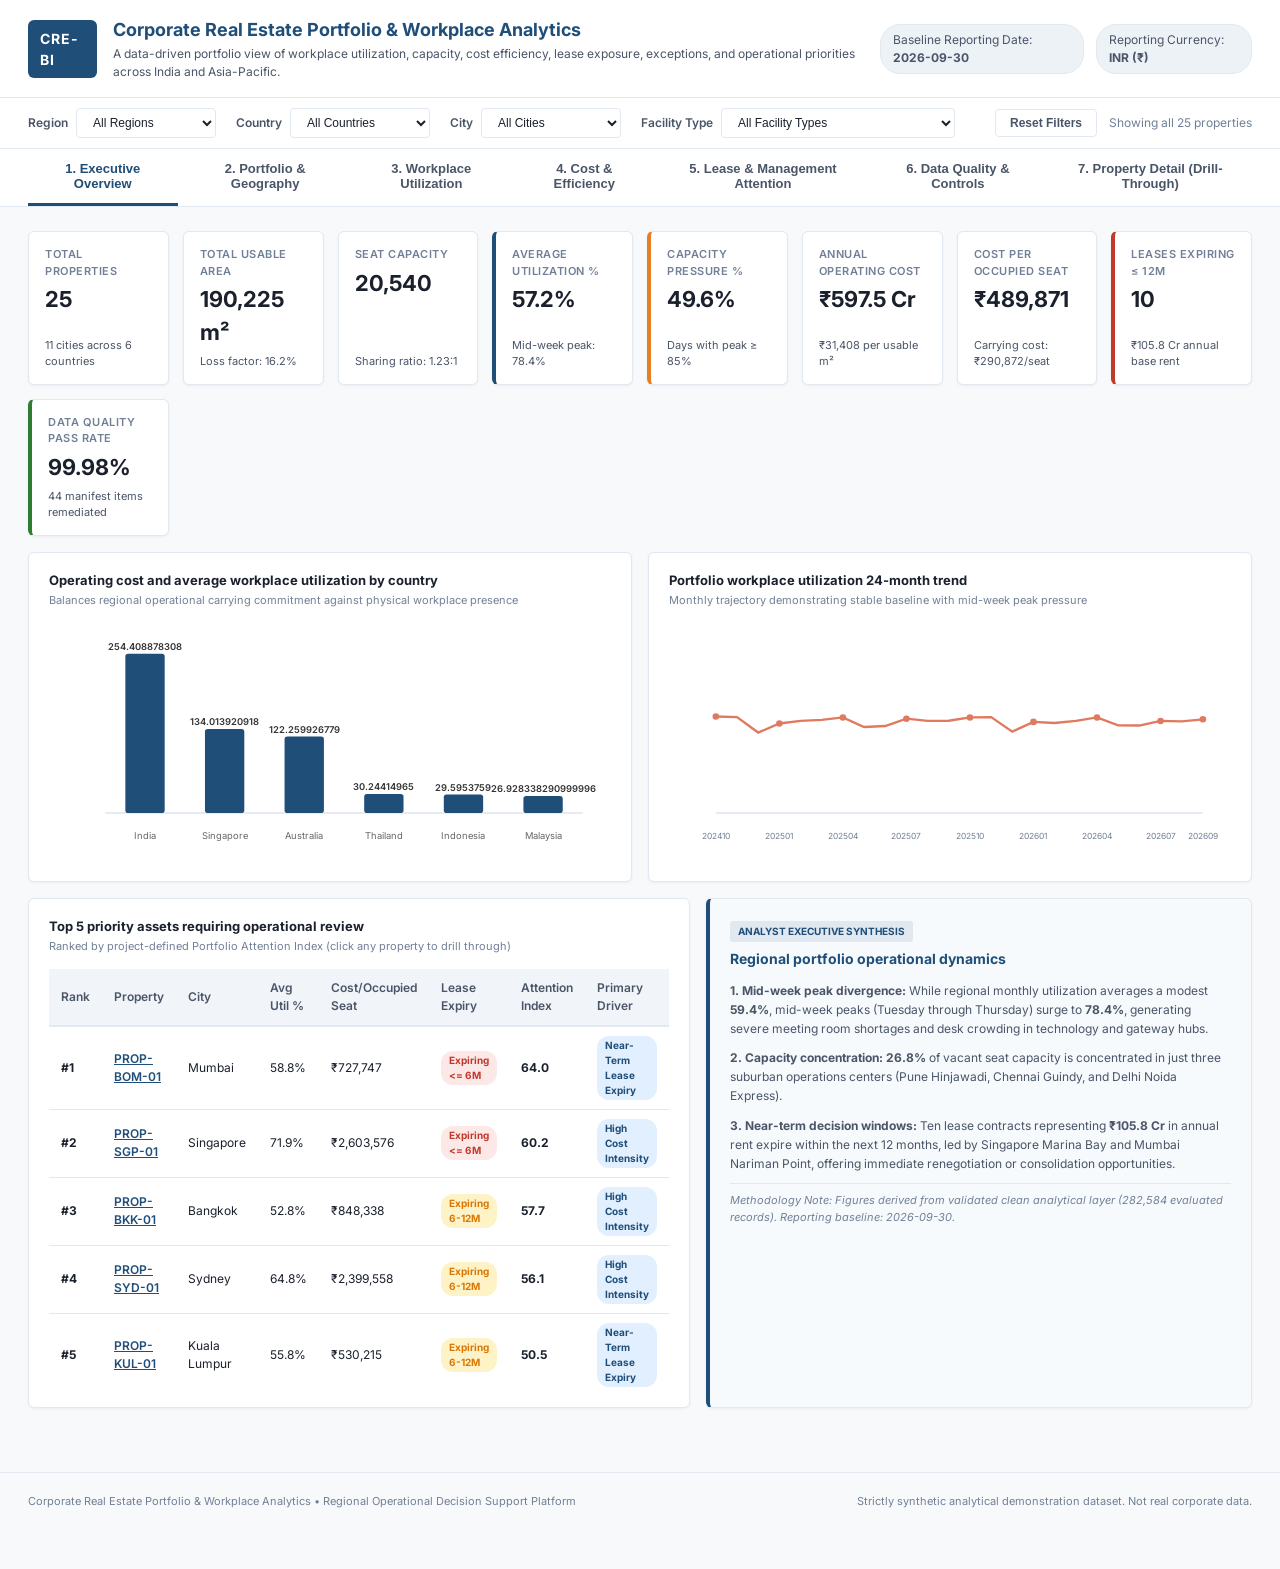
<file: index.html>
<!DOCTYPE html>
<html lang="en">
<head>
  <meta charset="UTF-8">
  <meta name="viewport" content="width=device-width, initial-scale=1.0">
  <title>Corporate Real Estate Portfolio & Workplace Analytics | Management Dashboard</title>
  <link rel="stylesheet" href="style.css">
  <link rel="preconnect" href="https://fonts.googleapis.com">
  <link rel="preconnect" href="https://fonts.gstatic.com" crossorigin>
  <link href="https://fonts.googleapis.com/css2?family=Inter:wght@400;500;600;700&display=swap" rel="stylesheet">
</head>
<body>
  <!-- Header -->
  <header class="app-header">
    <div class="header-left">
      <div class="logo-badge">CRE-BI</div>
      <div>
        <h1 class="header-title">Corporate Real Estate Portfolio & Workplace Analytics</h1>
        <p class="header-subtitle">A data-driven portfolio view of workplace utilization, capacity, cost efficiency, lease exposure, exceptions, and operational priorities across India and Asia-Pacific.</p>
      </div>
    </div>
    <div class="header-right">
      <div class="reporting-pill">Baseline Reporting Date: <strong>2026-09-30</strong></div>
      <div class="currency-pill">Reporting Currency: <strong>INR (₹)</strong></div>
    </div>
  </header>

  <!-- Global Filter Slicer Bar -->
  <section class="filter-bar">
    <div class="filter-group">
      <label for="filter-region">Region</label>
      <select id="filter-region" class="slicer-select">
        <option value="ALL">All Regions</option>
        <option value="India">India</option>
        <option value="Asia-Pacific">Asia-Pacific</option>
      </select>
    </div>
    <div class="filter-group">
      <label for="filter-country">Country</label>
      <select id="filter-country" class="slicer-select">
        <option value="ALL">All Countries</option>
      </select>
    </div>
    <div class="filter-group">
      <label for="filter-city">City</label>
      <select id="filter-city" class="slicer-select">
        <option value="ALL">All Cities</option>
      </select>
    </div>
    <div class="filter-group">
      <label for="filter-facility">Facility Type</label>
      <select id="filter-facility" class="slicer-select">
        <option value="ALL">All Facility Types</option>
      </select>
    </div>
    <div class="filter-actions">
      <button id="btn-reset-filters" class="btn-secondary">Reset Filters</button>
      <span id="active-filter-indicator" class="active-filter-text">Showing all 25 properties</span>
    </div>
  </section>

  <!-- Navigation Tab Bar -->
  <nav class="page-nav">
    <button class="nav-tab active" data-page="page1">1. Executive Overview</button>
    <button class="nav-tab" data-page="page2">2. Portfolio & Geography</button>
    <button class="nav-tab" data-page="page3">3. Workplace Utilization</button>
    <button class="nav-tab" data-page="page4">4. Cost & Efficiency</button>
    <button class="nav-tab" data-page="page5">5. Lease & Management Attention</button>
    <button class="nav-tab" data-page="page6">6. Data Quality & Controls</button>
    <button class="nav-tab" data-page="page7" id="tab-property-detail">7. Property Detail (Drill-Through)</button>
  </nav>

  <!-- Main Content Pages -->
  <main class="dashboard-content">
    
    <!-- PAGE 1: EXECUTIVE OVERVIEW -->
    <section id="page1" class="page-view active">
      <div class="kpi-grid">
        <div class="kpi-card">
          <div class="kpi-label">Total Properties</div>
          <div class="kpi-value" id="kpi-props">25</div>
          <div class="kpi-context">11 cities across 6 countries</div>
        </div>
        <div class="kpi-card">
          <div class="kpi-label">Total Usable Area</div>
          <div class="kpi-value" id="kpi-usable">190,225 m²</div>
          <div class="kpi-context">Loss factor: 16.2%</div>
        </div>
        <div class="kpi-card">
          <div class="kpi-label">Seat Capacity</div>
          <div class="kpi-value" id="kpi-seats">20,540</div>
          <div class="kpi-context">Sharing ratio: 1.23:1</div>
        </div>
        <div class="kpi-card accent-blue">
          <div class="kpi-label">Average Utilization %</div>
          <div class="kpi-value" id="kpi-util">59.4%</div>
          <div class="kpi-context">Mid-week peak: 78.4%</div>
        </div>
        <div class="kpi-card accent-orange">
          <div class="kpi-label">Capacity Pressure %</div>
          <div class="kpi-value" id="kpi-pressure">14.6%</div>
          <div class="kpi-context">Days with peak ≥ 85%</div>
        </div>
        <div class="kpi-card">
          <div class="kpi-label">Annual Operating Cost</div>
          <div class="kpi-value" id="kpi-cost">₹597.5 Cr</div>
          <div class="kpi-context">₹31,408 per usable m²</div>
        </div>
        <div class="kpi-card">
          <div class="kpi-label">Cost per Occupied Seat</div>
          <div class="kpi-value" id="kpi-cost-occ">₹489,850</div>
          <div class="kpi-context">Carrying cost: ₹290,872/seat</div>
        </div>
        <div class="kpi-card accent-red">
          <div class="kpi-label">Leases Expiring ≤ 12M</div>
          <div class="kpi-value" id="kpi-leases">10</div>
          <div class="kpi-context">₹105.8 Cr annual base rent</div>
        </div>
        <div class="kpi-card accent-green">
          <div class="kpi-label">Data Quality Pass Rate</div>
          <div class="kpi-value" id="kpi-dq">99.98%</div>
          <div class="kpi-context">44 manifest items remediated</div>
        </div>
      </div>

      <div class="grid-2col mt-4">
        <div class="panel">
          <div class="panel-header">
            <div>
              <h2 class="panel-title">Operating cost and average workplace utilization by country</h2>
              <p class="panel-subtitle">Balances regional operational carrying commitment against physical workplace presence</p>
            </div>
          </div>
          <div class="chart-box" id="chart-p1-country"></div>
        </div>
        <div class="panel">
          <div class="panel-header">
            <div>
              <h2 class="panel-title">Portfolio workplace utilization 24-month trend</h2>
              <p class="panel-subtitle">Monthly trajectory demonstrating stable baseline with mid-week peak pressure</p>
            </div>
          </div>
          <div class="chart-box" id="chart-p1-trend"></div>
        </div>
      </div>

      <div class="grid-2col mt-4">
        <div class="panel">
          <div class="panel-header">
            <div>
              <h2 class="panel-title">Top 5 priority assets requiring operational review</h2>
              <p class="panel-subtitle">Ranked by project-defined Portfolio Attention Index (click any property to drill through)</p>
            </div>
          </div>
          <div class="table-responsive">
            <table class="data-table" id="table-p1-attention">
              <thead>
                <tr>
                  <th>Rank</th>
                  <th>Property</th>
                  <th>City</th>
                  <th>Avg Util %</th>
                  <th>Cost/Occupied Seat</th>
                  <th>Lease Expiry</th>
                  <th>Attention Index</th>
                  <th>Primary Driver</th>
                </tr>
              </thead>
              <tbody></tbody>
            </table>
          </div>
        </div>
        <div class="panel analyst-callout">
          <div class="callout-header">
            <span class="callout-tag">Analyst Executive Synthesis</span>
            <h3 class="callout-title">Regional portfolio operational dynamics</h3>
          </div>
          <p class="callout-body">
            <strong>1. Mid-week peak divergence:</strong> While regional monthly utilization averages a modest <strong>59.4%</strong>, mid-week peaks (Tuesday through Thursday) surge to <strong>78.4%</strong>, generating severe meeting room shortages and desk crowding in technology and gateway hubs.
          </p>
          <p class="callout-body">
            <strong>2. Capacity concentration:</strong> <strong>26.8%</strong> of vacant seat capacity is concentrated in just three suburban operations centers (Pune Hinjawadi, Chennai Guindy, and Delhi Noida Express).
          </p>
          <p class="callout-body">
            <strong>3. Near-term decision windows:</strong> Ten lease contracts representing <strong>₹105.8 Cr</strong> in annual rent expire within the next 12 months, led by Singapore Marina Bay and Mumbai Nariman Point, offering immediate renegotiation or consolidation opportunities.
          </p>
          <p class="callout-note">
            <em>Methodology Note: Figures derived from validated clean analytical layer (282,584 evaluated records). Reporting baseline: 2026-09-30.</em>
          </p>
        </div>
      </div>
    </section>

    <!-- PAGE 2: PORTFOLIO & GEOGRAPHY -->
    <section id="page2" class="page-view">
      <div class="section-intro">
        <h2 class="section-title">Portfolio & Geography Distribution</h2>
        <p class="section-description">Hierarchical analysis of physical space, desk capacity, and headcount distribution across 11 metropolitan markets.</p>
      </div>

      <div class="grid-2col mt-3">
        <div class="panel">
          <div class="panel-header">
            <div>
              <h2 class="panel-title">Usable area (m²) and seat capacity by country</h2>
              <p class="panel-subtitle">India accounts for 73.1% of portfolio capacity; APAC represents 26.9% across 5 hub markets</p>
            </div>
          </div>
          <div class="chart-box" id="chart-p2-geo-bars"></div>
        </div>
        <div class="panel">
          <div class="panel-header">
            <div>
              <h2 class="panel-title">Workplace density (m²/seat) and average utilization by city</h2>
              <p class="panel-subtitle">Bengaluru and Hyderabad exhibit efficient density (~9.0 m²/seat) with above-average utilization</p>
            </div>
          </div>
          <div class="chart-box" id="chart-p2-density"></div>
        </div>
      </div>

      <div class="panel mt-4">
        <div class="panel-header">
          <div>
            <h2 class="panel-title">Metropolitan market register & property capacity ranking</h2>
            <p class="panel-subtitle">Property master inventory and physical capacity ranking (select any property to drill through)</p>
          </div>
        </div>
        <div class="table-responsive">
          <table class="data-table" id="table-p2-properties">
            <thead>
              <tr>
                <th>Property Code</th>
                <th>Property Name</th>
                <th>Country</th>
                <th>City</th>
                <th>Facility Type</th>
                <th>Ownership</th>
                <th>Usable Area (m²)</th>
                <th>Capacity (Seats)</th>
                <th>Assigned HC</th>
                <th>Density (m²/seat)</th>
                <th>Sharing Ratio</th>
                <th>Avg Util %</th>
              </tr>
            </thead>
            <tbody></tbody>
          </table>
        </div>
      </div>
    </section>

    <!-- PAGE 3: WORKPLACE UTILIZATION -->
    <section id="page3" class="page-view">
      <div class="section-intro">
        <h2 class="section-title">Workplace Utilization & Capacity Pressure</h2>
        <p class="section-description">Empirical evaluation of daily workplace presence, day-of-week occupancy curves, and capacity bottleneck friction.</p>
      </div>

      <div class="grid-2col mt-3">
        <div class="panel">
          <div class="panel-header">
            <div>
              <h2 class="panel-title">Signature Visual: Workplace Pressure Matrix</h2>
              <p class="panel-subtitle">X-axis: Average Utilization (Benchmark 55%) | Y-axis: Peak Utilization (Benchmark 80%) | Bubble: Usable Area</p>
            </div>
          </div>
          <div class="chart-box" id="chart-p3-matrix"></div>
          <div class="matrix-legend">
            <span class="legend-chip blue">Underutilized (&lt;55% avg, &lt;80% peak)</span>
            <span class="legend-chip orange">Peak-sensitive (&lt;55% avg, ≥80% peak)</span>
            <span class="legend-chip green">Consistently active (≥55% avg, &lt;80% peak)</span>
            <span class="legend-chip red">Capacity-constrained (≥55% avg, ≥80% peak)</span>
          </div>
        </div>
        <div class="panel">
          <div class="panel-header">
            <div>
              <h2 class="panel-title">Weekday utilization & peak profile across portfolio</h2>
              <p class="panel-subtitle">Highlights the mid-week collaborative peak (Wed: 74.2% avg, 89.1% peak) versus Friday drop (37.2%)</p>
            </div>
          </div>
          <div class="chart-box" id="chart-p3-weekday"></div>
          <div class="analyst-note-box mt-3">
            <strong>Analyst Takeaway:</strong> High Friday remote-work flexibility masks acute mid-week space pressure. Evaluating real estate purely on full-week averages leads to ill-advised footprint cuts that create severe Tuesday-Thursday desk deficits.
          </div>
        </div>
      </div>

      <div class="panel mt-4">
        <div class="panel-header">
          <div>
            <h2 class="panel-title">Capacity pressure analysis: Days operating above 85% choke point</h2>
            <p class="panel-subtitle">Properties sorted by frequency of peak capacity pressure events</p>
          </div>
        </div>
        <div class="table-responsive">
          <table class="data-table" id="table-p3-pressure">
            <thead>
              <tr>
                <th>Property Code</th>
                <th>Property Name</th>
                <th>City</th>
                <th>Facility Type</th>
                <th>Capacity</th>
                <th>Avg Utilization %</th>
                <th>Peak Utilization %</th>
                <th>Days in Pressure (≥85%)</th>
                <th>Capacity Pressure %</th>
                <th>Pressure Status</th>
              </tr>
            </thead>
            <tbody></tbody>
          </table>
        </div>
      </div>
    </section>

    <!-- PAGE 4: COST & EFFICIENCY -->
    <section id="page4" class="page-view">
      <div class="section-intro">
        <h2 class="section-title">Cost & Financial Efficiency</h2>
        <p class="section-description">Economic analysis contrasting fixed spatial carrying liabilities against actual physical utilization to isolate occupancy cost premiums.</p>
      </div>

      <div class="grid-2col mt-3">
        <div class="panel">
          <div class="panel-header">
            <div>
              <h2 class="panel-title">Cost intensity vs. utilization: Cost per occupied seat vs. Average utilization</h2>
              <p class="panel-subtitle">X-axis: Average Utilization % | Y-axis: Annual Cost per Occupied Seat (₹) | Bubble: Seat Capacity</p>
            </div>
          </div>
          <div class="chart-box" id="chart-p4-scatter"></div>
        </div>
        <div class="panel">
          <div class="panel-header">
            <div>
              <h2 class="panel-title">Operating expenditure composition by country (Annualized ₹)</h2>
              <p class="panel-subtitle">Breakdown of gross lease rent, CAM service charge, energy/utilities, facilities, and maintenance</p>
            </div>
          </div>
          <div class="chart-box" id="chart-p4-cost-breakdown"></div>
        </div>
      </div>

      <div class="panel mt-4">
        <div class="panel-header">
          <div>
            <h2 class="panel-title">Occupancy cost efficiency ledger & carrying cost penalty</h2>
            <p class="panel-subtitle">Contrasting cost per provisioned work point against cost per active attendee</p>
          </div>
        </div>
        <div class="table-responsive">
          <table class="data-table" id="table-p4-cost-table">
            <thead>
              <tr>
                <th>Property Code</th>
                <th>Property Name</th>
                <th>City</th>
                <th>Annual Cost (₹ Cr)</th>
                <th>Cost/Usable m²</th>
                <th>Cost/Available Seat</th>
                <th>Cost/Occupied Seat</th>
                <th>Utilization Premium</th>
                <th>Inefficiency Multiplier</th>
              </tr>
            </thead>
            <tbody></tbody>
          </table>
        </div>
      </div>
    </section>

    <!-- PAGE 5: LEASE & MANAGEMENT ATTENTION -->
    <section id="page5" class="page-view">
      <div class="section-intro">
        <h2 class="section-title">Lease Milestones & Management Attention</h2>
        <p class="section-description">Multi-dimensional operational prioritization synthesizing utilization inefficiency, cost drag, lease timing, and data quality.</p>
      </div>

      <div class="grid-2col mt-3">
        <div class="panel">
          <div class="panel-header">
            <div>
              <h2 class="panel-title">Lease expiration distribution by decision horizon</h2>
              <p class="panel-subtitle">Shows concentration of contractual expirations requiring advance strategy</p>
            </div>
          </div>
          <div class="chart-box" id="chart-p5-lease-bars"></div>
        </div>
        <div class="panel">
          <div class="panel-header">
            <div>
              <h2 class="panel-title">Primary attention driver breakdown across portfolio</h2>
              <p class="panel-subtitle">Categorization of what triggers highest operational review priority</p>
            </div>
          </div>
          <div class="chart-box" id="chart-p5-drivers"></div>
        </div>
      </div>

      <div class="panel mt-4">
        <div class="panel-header">
          <div>
            <h2 class="panel-title">Signature Visual: Management Attention Table</h2>
            <p class="panel-subtitle">Ranked by transparent 5-component Portfolio Attention Index (30% util, 20% cost, 20% lease, 15% cap, 15% DQ)</p>
          </div>
        </div>
        <div class="table-responsive">
          <table class="data-table" id="table-p5-attention">
            <thead>
              <tr>
                <th>Rank</th>
                <th>Property Code</th>
                <th>Property Name</th>
                <th>City</th>
                <th>Avg Util %</th>
                <th>Peak Util %</th>
                <th>Cost/Occ Seat</th>
                <th>Lease Horizon</th>
                <th>Attention Index</th>
                <th>Primary Attention Driver</th>
                <th>Action Priority</th>
              </tr>
            </thead>
            <tbody></tbody>
          </table>
        </div>
      </div>
    </section>

    <!-- PAGE 6: DATA QUALITY & CONTROLS -->
    <section id="page6" class="page-view">
      <div class="section-intro">
        <h2 class="section-title">Data Quality & Governance Controls</h2>
        <p class="section-description">Complete auditability proving that management metrics are constructed on verified, cleaned operational data.</p>
      </div>

      <div class="kpi-grid">
        <div class="kpi-card accent-green">
          <div class="kpi-label">Overall Data Quality Pass Rate</div>
          <div class="kpi-value">99.98%</div>
          <div class="kpi-context">282,520 of 282,584 records clean</div>
        </div>
        <div class="kpi-card accent-red">
          <div class="kpi-label">Logged Injected Defects</div>
          <div class="kpi-value">44</div>
          <div class="kpi-context">Tracked in quality manifest</div>
        </div>
        <div class="kpi-card">
          <div class="kpi-label">Critical Severity Exceptions</div>
          <div class="kpi-value">32</div>
          <div class="kpi-context">100% remediated in Clean layer</div>
        </div>
        <div class="kpi-card">
          <div class="kpi-label">Rules Evaluated</div>
          <div class="kpi-value">12 Rules</div>
          <div class="kpi-context">DQ001 to DQ012 covering 6 dimensions</div>
        </div>
      </div>

      <div class="grid-2col mt-4">
        <div class="panel">
          <div class="panel-header">
            <div>
              <h2 class="panel-title">Quality exceptions detected by rule code</h2>
              <p class="panel-subtitle">Automated validation flags across uniqueness, capacity, rate bounds, chronology, and casing</p>
            </div>
          </div>
          <div class="chart-box" id="chart-p6-rules"></div>
        </div>
        <div class="panel">
          <div class="panel-header">
            <div>
              <h2 class="panel-title">Quality exceptions by severity classification</h2>
              <p class="panel-subtitle">All Critical and High defects remediated before loading into Analytical and Power BI models</p>
            </div>
          </div>
          <div class="chart-box" id="chart-p6-severity"></div>
        </div>
      </div>

      <div class="panel mt-4">
        <div class="panel-header">
          <div>
            <h2 class="panel-title">Data Quality Exception Ledger (From data/quality_issue_manifest.csv)</h2>
            <p class="panel-subtitle">Transparent audit trail documenting injected defect, validation rule, uncleaned value, and clean remediation</p>
          </div>
        </div>
        <div class="table-responsive">
          <table class="data-table" id="table-p6-ledger">
            <thead>
              <tr>
                <th>Issue ID</th>
                <th>Rule ID</th>
                <th>Table Name</th>
                <th>Record Identifier</th>
                <th>Severity</th>
                <th>Validation Requirement</th>
                <th>Injected Raw Value</th>
                <th>Remediated Clean Value</th>
                <th>Status</th>
              </tr>
            </thead>
            <tbody></tbody>
          </table>
        </div>
      </div>
    </section>

    <!-- PAGE 7: PROPERTY DETAIL DRILL-THROUGH -->
    <section id="page7" class="page-view">
      <div class="drillthrough-bar">
        <div class="drillthrough-select-wrap">
          <label for="property-selector">Select Property for Deep Dive:</label>
          <select id="property-selector" class="slicer-select"></select>
        </div>
        <button id="btn-back-to-overview" class="btn-primary">Back to Executive Overview</button>
      </div>

      <div class="property-banner mt-3" id="prop-banner">
        <div class="banner-title-area">
          <h2 class="banner-name" id="prop-banner-name">Marina Bay Financial Centre Tower 2</h2>
          <div class="banner-meta" id="prop-banner-meta">PROP-SGP-01 | Singapore, Singapore | Regional Headquarters | Leased | Built 2017</div>
        </div>
        <div class="banner-rank-area">
          <div class="banner-rank-label">Attention Rank</div>
          <div class="banner-rank-value" id="prop-banner-rank">#1</div>
          <div class="banner-rank-tier" id="prop-banner-tier">Immediate Attention</div>
        </div>
      </div>

      <div class="kpi-grid mt-3">
        <div class="kpi-card">
          <div class="kpi-label">Usable Area</div>
          <div class="kpi-value" id="detail-usable">5,400 m²</div>
          <div class="kpi-context" id="detail-rentable">Rentable: 6,500 m²</div>
        </div>
        <div class="kpi-card">
          <div class="kpi-label">Workstation Capacity</div>
          <div class="kpi-value" id="detail-seats">480 seats</div>
          <div class="kpi-context" id="detail-density">11.3 m²/seat</div>
        </div>
        <div class="kpi-card">
          <div class="kpi-label">Assigned Headcount</div>
          <div class="kpi-value" id="detail-hc">680 people</div>
          <div class="kpi-context" id="detail-sharing">Sharing ratio: 1.42:1</div>
        </div>
        <div class="kpi-card accent-blue">
          <div class="kpi-label">Average Utilization %</div>
          <div class="kpi-value" id="detail-util">71.0%</div>
          <div class="kpi-context" id="detail-presence">Avg Presence: 341/day</div>
        </div>
        <div class="kpi-card accent-red">
          <div class="kpi-label">Peak Utilization %</div>
          <div class="kpi-value" id="detail-peak">94.2%</div>
          <div class="kpi-context">Pressure rate: 31.2%</div>
        </div>
        <div class="kpi-card">
          <div class="kpi-label">Annual Operating Cost</div>
          <div class="kpi-value" id="detail-cost">₹73.8 Cr</div>
          <div class="kpi-context">SGD $11.6M</div>
        </div>
        <div class="kpi-card accent-orange">
          <div class="kpi-label">Cost per Occupied Seat</div>
          <div class="kpi-value" id="detail-cost-occ">₹2,164,223</div>
          <div class="kpi-context">₹1,537,500/seat</div>
        </div>
        <div class="kpi-card">
          <div class="kpi-label">Lease Expiry Date</div>
          <div class="kpi-value" id="detail-lease-date">2027-02-28</div>
          <div class="kpi-context" id="detail-lease-horizon">Expiring in 5 Months</div>
        </div>
      </div>

      <div class="grid-2col mt-4">
        <div class="panel">
          <div class="panel-header">
            <div>
              <h2 class="panel-title">24-Month historical utilization and presence trajectory</h2>
              <p class="panel-subtitle">Monthly average presence vs. physical seat capacity</p>
            </div>
          </div>
          <div class="chart-box" id="chart-detail-history"></div>
        </div>
        <div class="panel">
          <div class="panel-header">
            <div>
              <h2 class="panel-title">Floor-by-floor area & seat allocation breakdown</h2>
              <p class="panel-subtitle">Zoning distribution across building levels</p>
            </div>
          </div>
          <div class="table-responsive">
            <table class="data-table" id="table-detail-floors">
              <thead>
                <tr>
                  <th>Floor</th>
                  <th>Floor Name</th>
                  <th>Usable Area (m²)</th>
                  <th>Workstations</th>
                  <th>Floor Density</th>
                </tr>
              </thead>
              <tbody></tbody>
            </table>
          </div>
        </div>
      </div>

      <div class="panel mt-4 analyst-callout">
        <div class="callout-header">
          <span class="callout-tag">Property Specific Strategic Recommendation</span>
          <h3 class="callout-title" id="detail-rec-title">Operational Context & Recommended Investigation</h3>
        </div>
        <p class="callout-body" id="detail-rec-body">
          This flagship facility exhibits acute mid-week peak demand (94.2%) coupled with premium operating cost intensity (₹2.16M per occupied seat annually). With the primary lease contract expiring within 5 months (2027-02-28), management has immediate leverage to restructure the floorplate, adopt agile hoteling to smooth mid-week attendance, or negotiate renewal terms incorporating hybrid sharing assumptions.
        </p>
      </div>
    </section>
  </main>

  <footer class="app-footer">
    <div>Corporate Real Estate Portfolio & Workplace Analytics &bull; Regional Operational Decision Support Platform</div>
    <div>Strictly synthetic analytical demonstration dataset. Not real corporate data.</div>
  </footer>

  <script src="dashboard_data.js?v=20261002_01"></script>
  <script src="app.js?v=20261002_01"></script>
</body>
</html>
</file>
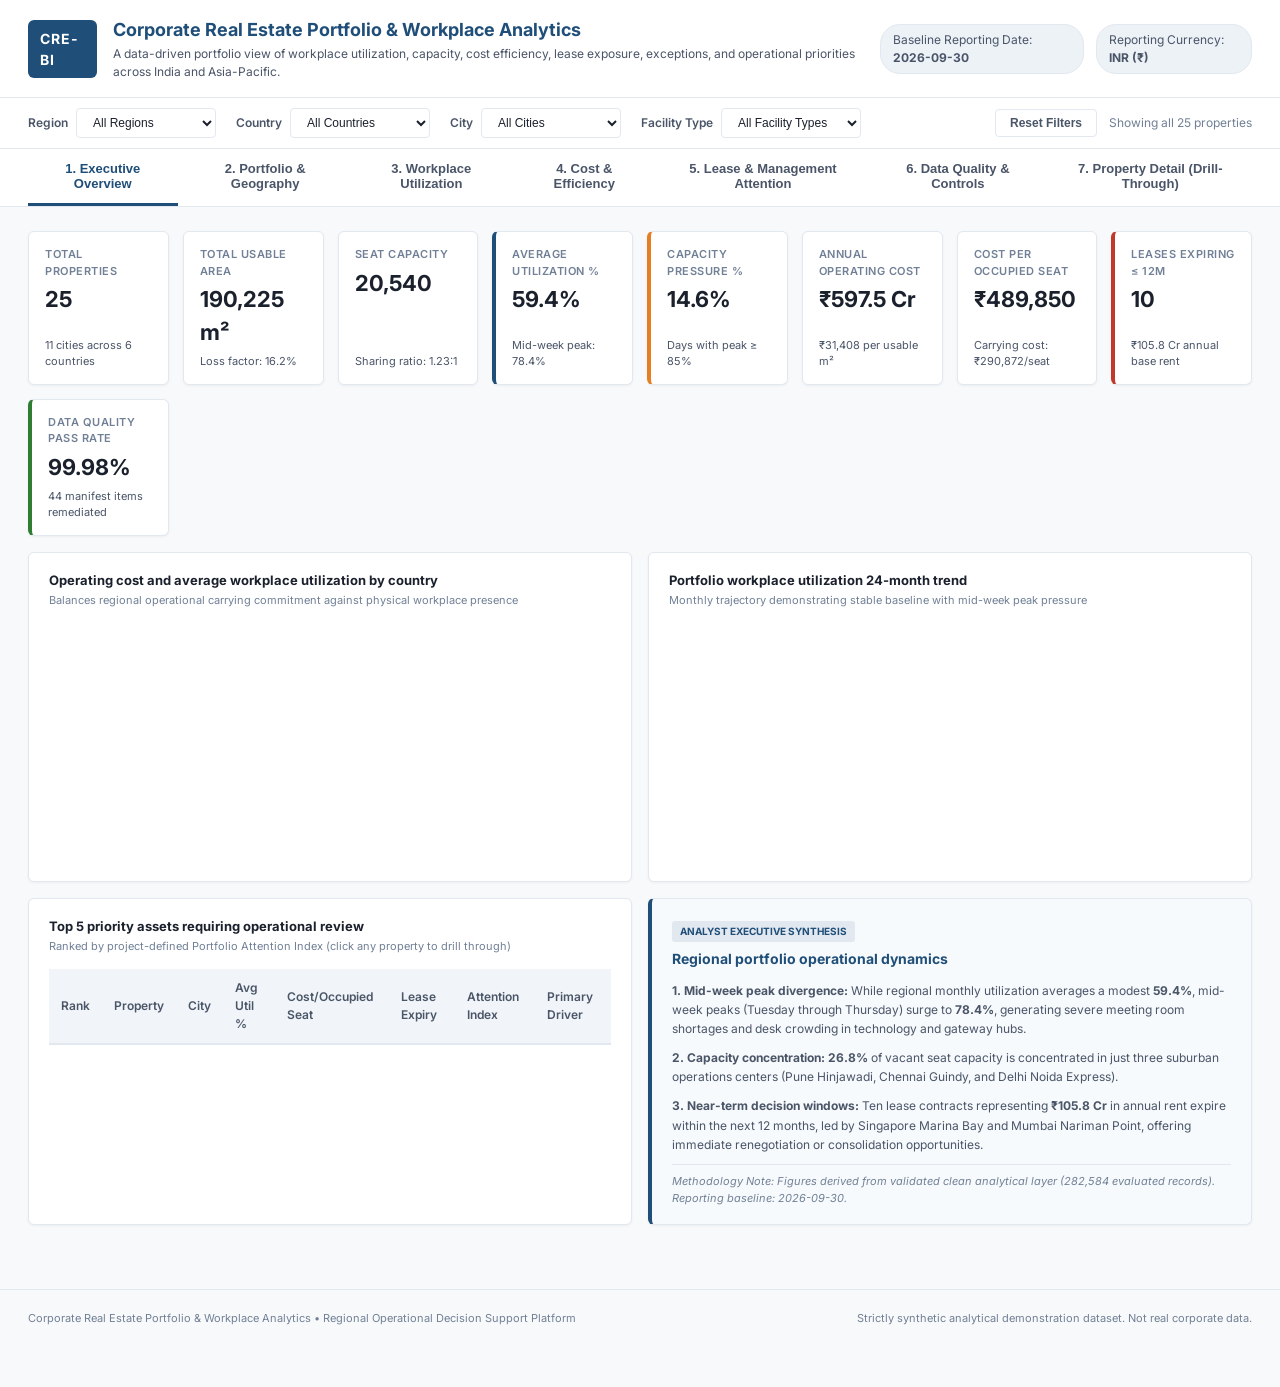
<file: powerbi/dashboard_preview/index.html>
<!DOCTYPE html>
<html lang="en">
<head>
  <meta charset="UTF-8">
  <meta name="viewport" content="width=device-width, initial-scale=1.0">
  <title>Corporate Real Estate Portfolio & Workplace Analytics | Management Dashboard</title>
  <link rel="stylesheet" href="style.css">
  <link rel="preconnect" href="https://fonts.googleapis.com">
  <link rel="preconnect" href="https://fonts.gstatic.com" crossorigin>
  <link href="https://fonts.googleapis.com/css2?family=Inter:wght@400;500;600;700&display=swap" rel="stylesheet">
</head>
<body>
  <!-- Header -->
  <header class="app-header">
    <div class="header-left">
      <div class="logo-badge">CRE-BI</div>
      <div>
        <h1 class="header-title">Corporate Real Estate Portfolio & Workplace Analytics</h1>
        <p class="header-subtitle">A data-driven portfolio view of workplace utilization, capacity, cost efficiency, lease exposure, exceptions, and operational priorities across India and Asia-Pacific.</p>
      </div>
    </div>
    <div class="header-right">
      <div class="reporting-pill">Baseline Reporting Date: <strong>2026-09-30</strong></div>
      <div class="currency-pill">Reporting Currency: <strong>INR (₹)</strong></div>
    </div>
  </header>

  <!-- Global Filter Slicer Bar -->
  <section class="filter-bar">
    <div class="filter-group">
      <label for="filter-region">Region</label>
      <select id="filter-region" class="slicer-select">
        <option value="ALL">All Regions</option>
        <option value="India">India</option>
        <option value="Asia-Pacific">Asia-Pacific</option>
      </select>
    </div>
    <div class="filter-group">
      <label for="filter-country">Country</label>
      <select id="filter-country" class="slicer-select">
        <option value="ALL">All Countries</option>
      </select>
    </div>
    <div class="filter-group">
      <label for="filter-city">City</label>
      <select id="filter-city" class="slicer-select">
        <option value="ALL">All Cities</option>
      </select>
    </div>
    <div class="filter-group">
      <label for="filter-facility">Facility Type</label>
      <select id="filter-facility" class="slicer-select">
        <option value="ALL">All Facility Types</option>
      </select>
    </div>
    <div class="filter-actions">
      <button id="btn-reset-filters" class="btn-secondary">Reset Filters</button>
      <span id="active-filter-indicator" class="active-filter-text">Showing all 25 properties</span>
    </div>
  </section>

  <!-- Navigation Tab Bar -->
  <nav class="page-nav">
    <button class="nav-tab active" data-page="page1">1. Executive Overview</button>
    <button class="nav-tab" data-page="page2">2. Portfolio & Geography</button>
    <button class="nav-tab" data-page="page3">3. Workplace Utilization</button>
    <button class="nav-tab" data-page="page4">4. Cost & Efficiency</button>
    <button class="nav-tab" data-page="page5">5. Lease & Management Attention</button>
    <button class="nav-tab" data-page="page6">6. Data Quality & Controls</button>
    <button class="nav-tab" data-page="page7" id="tab-property-detail">7. Property Detail (Drill-Through)</button>
  </nav>

  <!-- Main Content Pages -->
  <main class="dashboard-content">
    
    <!-- PAGE 1: EXECUTIVE OVERVIEW -->
    <section id="page1" class="page-view active">
      <div class="kpi-grid">
        <div class="kpi-card">
          <div class="kpi-label">Total Properties</div>
          <div class="kpi-value" id="kpi-props">25</div>
          <div class="kpi-context">11 cities across 6 countries</div>
        </div>
        <div class="kpi-card">
          <div class="kpi-label">Total Usable Area</div>
          <div class="kpi-value" id="kpi-usable">190,225 m²</div>
          <div class="kpi-context">Loss factor: 16.2%</div>
        </div>
        <div class="kpi-card">
          <div class="kpi-label">Seat Capacity</div>
          <div class="kpi-value" id="kpi-seats">20,540</div>
          <div class="kpi-context">Sharing ratio: 1.23:1</div>
        </div>
        <div class="kpi-card accent-blue">
          <div class="kpi-label">Average Utilization %</div>
          <div class="kpi-value" id="kpi-util">59.4%</div>
          <div class="kpi-context">Mid-week peak: 78.4%</div>
        </div>
        <div class="kpi-card accent-orange">
          <div class="kpi-label">Capacity Pressure %</div>
          <div class="kpi-value" id="kpi-pressure">14.6%</div>
          <div class="kpi-context">Days with peak ≥ 85%</div>
        </div>
        <div class="kpi-card">
          <div class="kpi-label">Annual Operating Cost</div>
          <div class="kpi-value" id="kpi-cost">₹597.5 Cr</div>
          <div class="kpi-context">₹31,408 per usable m²</div>
        </div>
        <div class="kpi-card">
          <div class="kpi-label">Cost per Occupied Seat</div>
          <div class="kpi-value" id="kpi-cost-occ">₹489,850</div>
          <div class="kpi-context">Carrying cost: ₹290,872/seat</div>
        </div>
        <div class="kpi-card accent-red">
          <div class="kpi-label">Leases Expiring ≤ 12M</div>
          <div class="kpi-value" id="kpi-leases">10</div>
          <div class="kpi-context">₹105.8 Cr annual base rent</div>
        </div>
        <div class="kpi-card accent-green">
          <div class="kpi-label">Data Quality Pass Rate</div>
          <div class="kpi-value" id="kpi-dq">99.98%</div>
          <div class="kpi-context">44 manifest items remediated</div>
        </div>
      </div>

      <div class="grid-2col mt-4">
        <div class="panel">
          <div class="panel-header">
            <div>
              <h2 class="panel-title">Operating cost and average workplace utilization by country</h2>
              <p class="panel-subtitle">Balances regional operational carrying commitment against physical workplace presence</p>
            </div>
          </div>
          <div class="chart-box" id="chart-p1-country"></div>
        </div>
        <div class="panel">
          <div class="panel-header">
            <div>
              <h2 class="panel-title">Portfolio workplace utilization 24-month trend</h2>
              <p class="panel-subtitle">Monthly trajectory demonstrating stable baseline with mid-week peak pressure</p>
            </div>
          </div>
          <div class="chart-box" id="chart-p1-trend"></div>
        </div>
      </div>

      <div class="grid-2col mt-4">
        <div class="panel">
          <div class="panel-header">
            <div>
              <h2 class="panel-title">Top 5 priority assets requiring operational review</h2>
              <p class="panel-subtitle">Ranked by project-defined Portfolio Attention Index (click any property to drill through)</p>
            </div>
          </div>
          <div class="table-responsive">
            <table class="data-table" id="table-p1-attention">
              <thead>
                <tr>
                  <th>Rank</th>
                  <th>Property</th>
                  <th>City</th>
                  <th>Avg Util %</th>
                  <th>Cost/Occupied Seat</th>
                  <th>Lease Expiry</th>
                  <th>Attention Index</th>
                  <th>Primary Driver</th>
                </tr>
              </thead>
              <tbody></tbody>
            </table>
          </div>
        </div>
        <div class="panel analyst-callout">
          <div class="callout-header">
            <span class="callout-tag">Analyst Executive Synthesis</span>
            <h3 class="callout-title">Regional portfolio operational dynamics</h3>
          </div>
          <p class="callout-body">
            <strong>1. Mid-week peak divergence:</strong> While regional monthly utilization averages a modest <strong>59.4%</strong>, mid-week peaks (Tuesday through Thursday) surge to <strong>78.4%</strong>, generating severe meeting room shortages and desk crowding in technology and gateway hubs.
          </p>
          <p class="callout-body">
            <strong>2. Capacity concentration:</strong> <strong>26.8%</strong> of vacant seat capacity is concentrated in just three suburban operations centers (Pune Hinjawadi, Chennai Guindy, and Delhi Noida Express).
          </p>
          <p class="callout-body">
            <strong>3. Near-term decision windows:</strong> Ten lease contracts representing <strong>₹105.8 Cr</strong> in annual rent expire within the next 12 months, led by Singapore Marina Bay and Mumbai Nariman Point, offering immediate renegotiation or consolidation opportunities.
          </p>
          <p class="callout-note">
            <em>Methodology Note: Figures derived from validated clean analytical layer (282,584 evaluated records). Reporting baseline: 2026-09-30.</em>
          </p>
        </div>
      </div>
    </section>

    <!-- PAGE 2: PORTFOLIO & GEOGRAPHY -->
    <section id="page2" class="page-view">
      <div class="section-intro">
        <h2 class="section-title">Portfolio & Geography Distribution</h2>
        <p class="section-description">Hierarchical analysis of physical space, desk capacity, and headcount distribution across 11 metropolitan markets.</p>
      </div>

      <div class="grid-2col mt-3">
        <div class="panel">
          <div class="panel-header">
            <div>
              <h2 class="panel-title">Usable area (m²) and seat capacity by country</h2>
              <p class="panel-subtitle">India accounts for 73.1% of portfolio capacity; APAC represents 26.9% across 5 hub markets</p>
            </div>
          </div>
          <div class="chart-box" id="chart-p2-geo-bars"></div>
        </div>
        <div class="panel">
          <div class="panel-header">
            <div>
              <h2 class="panel-title">Workplace density (m²/seat) and average utilization by city</h2>
              <p class="panel-subtitle">Bengaluru and Hyderabad exhibit efficient density (~9.0 m²/seat) with above-average utilization</p>
            </div>
          </div>
          <div class="chart-box" id="chart-p2-density"></div>
        </div>
      </div>

      <div class="panel mt-4">
        <div class="panel-header">
          <div>
            <h2 class="panel-title">Metropolitan market register & property capacity ranking</h2>
            <p class="panel-subtitle">Comprehensive property master details (click property code to drill through to granular detail)</p>
          </div>
        </div>
        <div class="table-responsive">
          <table class="data-table" id="table-p2-properties">
            <thead>
              <tr>
                <th>Property Code</th>
                <th>Property Name</th>
                <th>Country</th>
                <th>City</th>
                <th>Facility Type</th>
                <th>Ownership</th>
                <th>Usable Area (m²)</th>
                <th>Capacity (Seats)</th>
                <th>Assigned HC</th>
                <th>Density (m²/seat)</th>
                <th>Sharing Ratio</th>
                <th>Avg Util %</th>
              </tr>
            </thead>
            <tbody></tbody>
          </table>
        </div>
      </div>
    </section>

    <!-- PAGE 3: WORKPLACE UTILIZATION -->
    <section id="page3" class="page-view">
      <div class="section-intro">
        <h2 class="section-title">Workplace Utilization & Capacity Pressure</h2>
        <p class="section-description">Empirical evaluation of daily workplace presence, day-of-week occupancy curves, and capacity bottleneck friction.</p>
      </div>

      <div class="grid-2col mt-3">
        <div class="panel">
          <div class="panel-header">
            <div>
              <h2 class="panel-title">Signature Visual: Workplace Pressure Matrix</h2>
              <p class="panel-subtitle">X-axis: Average Utilization (Benchmark 55%) | Y-axis: Peak Utilization (Benchmark 80%) | Bubble: Usable Area</p>
            </div>
          </div>
          <div class="chart-box" id="chart-p3-matrix"></div>
          <div class="matrix-legend">
            <span class="legend-chip blue">Underutilized (&lt;55% avg, &lt;80% peak)</span>
            <span class="legend-chip orange">Peak-sensitive (&lt;55% avg, ≥80% peak)</span>
            <span class="legend-chip green">Consistently active (≥55% avg, &lt;80% peak)</span>
            <span class="legend-chip red">Capacity-constrained (≥55% avg, ≥80% peak)</span>
          </div>
        </div>
        <div class="panel">
          <div class="panel-header">
            <div>
              <h2 class="panel-title">Weekday utilization & peak profile across portfolio</h2>
              <p class="panel-subtitle">Highlights the mid-week collaborative peak (Wed: 74.2% avg, 89.1% peak) versus Friday drop (37.2%)</p>
            </div>
          </div>
          <div class="chart-box" id="chart-p3-weekday"></div>
          <div class="analyst-note-box mt-3">
            <strong>Analyst Takeaway:</strong> High Friday remote-work flexibility masks acute mid-week space pressure. Evaluating real estate purely on full-week averages leads to ill-advised footprint cuts that create severe Tuesday-Thursday desk deficits.
          </div>
        </div>
      </div>

      <div class="panel mt-4">
        <div class="panel-header">
          <div>
            <h2 class="panel-title">Capacity pressure analysis: Days operating above 85% choke point</h2>
            <p class="panel-subtitle">Properties sorted by frequency of peak capacity pressure events</p>
          </div>
        </div>
        <div class="table-responsive">
          <table class="data-table" id="table-p3-pressure">
            <thead>
              <tr>
                <th>Property Code</th>
                <th>Property Name</th>
                <th>City</th>
                <th>Facility Type</th>
                <th>Capacity</th>
                <th>Avg Utilization %</th>
                <th>Peak Utilization %</th>
                <th>Days in Pressure (≥85%)</th>
                <th>Capacity Pressure %</th>
                <th>Pressure Status</th>
              </tr>
            </thead>
            <tbody></tbody>
          </table>
        </div>
      </div>
    </section>

    <!-- PAGE 4: COST & EFFICIENCY -->
    <section id="page4" class="page-view">
      <div class="section-intro">
        <h2 class="section-title">Cost & Financial Efficiency</h2>
        <p class="section-description">Economic analysis contrasting fixed spatial carrying liabilities against actual physical utilization to isolate occupancy cost premiums.</p>
      </div>

      <div class="grid-2col mt-3">
        <div class="panel">
          <div class="panel-header">
            <div>
              <h2 class="panel-title">Cost intensity vs. utilization: Cost per occupied seat vs. Average utilization</h2>
              <p class="panel-subtitle">X-axis: Average Utilization % | Y-axis: Annual Cost per Occupied Seat (₹) | Bubble: Seat Capacity</p>
            </div>
          </div>
          <div class="chart-box" id="chart-p4-scatter"></div>
        </div>
        <div class="panel">
          <div class="panel-header">
            <div>
              <h2 class="panel-title">Operating expenditure composition by country (Annualized ₹)</h2>
              <p class="panel-subtitle">Breakdown of gross lease rent, CAM service charge, energy/utilities, facilities, and maintenance</p>
            </div>
          </div>
          <div class="chart-box" id="chart-p4-cost-breakdown"></div>
        </div>
      </div>

      <div class="panel mt-4">
        <div class="panel-header">
          <div>
            <h2 class="panel-title">Occupancy cost efficiency ledger & carrying cost penalty</h2>
            <p class="panel-subtitle">Contrasting cost per provisioned work point against cost per active attendee</p>
          </div>
        </div>
        <div class="table-responsive">
          <table class="data-table" id="table-p4-cost-table">
            <thead>
              <tr>
                <th>Property Code</th>
                <th>Property Name</th>
                <th>City</th>
                <th>Annual Cost (₹ Cr)</th>
                <th>Cost/Usable m²</th>
                <th>Cost/Available Seat</th>
                <th>Cost/Occupied Seat</th>
                <th>Utilization Premium</th>
                <th>Inefficiency Multiplier</th>
              </tr>
            </thead>
            <tbody></tbody>
          </table>
        </div>
      </div>
    </section>

    <!-- PAGE 5: LEASE & MANAGEMENT ATTENTION -->
    <section id="page5" class="page-view">
      <div class="section-intro">
        <h2 class="section-title">Lease Milestones & Management Attention</h2>
        <p class="section-description">Multi-dimensional operational prioritization synthesizing utilization inefficiency, cost drag, lease timing, and data quality.</p>
      </div>

      <div class="grid-2col mt-3">
        <div class="panel">
          <div class="panel-header">
            <div>
              <h2 class="panel-title">Lease expiration distribution by decision horizon</h2>
              <p class="panel-subtitle">Shows concentration of contractual expirations requiring advance strategy</p>
            </div>
          </div>
          <div class="chart-box" id="chart-p5-lease-bars"></div>
        </div>
        <div class="panel">
          <div class="panel-header">
            <div>
              <h2 class="panel-title">Primary attention driver breakdown across portfolio</h2>
              <p class="panel-subtitle">Categorization of what triggers highest operational review priority</p>
            </div>
          </div>
          <div class="chart-box" id="chart-p5-drivers"></div>
        </div>
      </div>

      <div class="panel mt-4">
        <div class="panel-header">
          <div>
            <h2 class="panel-title">Signature Visual: Management Attention Table</h2>
            <p class="panel-subtitle">Ranked by transparent 5-component Portfolio Attention Index (30% util, 20% cost, 20% lease, 15% cap, 15% DQ)</p>
          </div>
        </div>
        <div class="table-responsive">
          <table class="data-table" id="table-p5-attention">
            <thead>
              <tr>
                <th>Rank</th>
                <th>Property Code</th>
                <th>Property Name</th>
                <th>City</th>
                <th>Avg Util %</th>
                <th>Peak Util %</th>
                <th>Cost/Occ Seat</th>
                <th>Lease Horizon</th>
                <th>Attention Index</th>
                <th>Primary Attention Driver</th>
                <th>Action Priority</th>
              </tr>
            </thead>
            <tbody></tbody>
          </table>
        </div>
      </div>
    </section>

    <!-- PAGE 6: DATA QUALITY & CONTROLS -->
    <section id="page6" class="page-view">
      <div class="section-intro">
        <h2 class="section-title">Data Quality & Governance Controls</h2>
        <p class="section-description">Complete auditability proving that management metrics are constructed on verified, cleaned operational data.</p>
      </div>

      <div class="kpi-grid">
        <div class="kpi-card accent-green">
          <div class="kpi-label">Overall Data Quality Pass Rate</div>
          <div class="kpi-value">99.98%</div>
          <div class="kpi-context">282,520 of 282,584 records clean</div>
        </div>
        <div class="kpi-card accent-red">
          <div class="kpi-label">Logged Injected Defects</div>
          <div class="kpi-value">44</div>
          <div class="kpi-context">Tracked in quality manifest</div>
        </div>
        <div class="kpi-card">
          <div class="kpi-label">Critical Severity Exceptions</div>
          <div class="kpi-value">32</div>
          <div class="kpi-context">100% remediated in Clean layer</div>
        </div>
        <div class="kpi-card">
          <div class="kpi-label">Rules Evaluated</div>
          <div class="kpi-value">12 Rules</div>
          <div class="kpi-context">DQ001 to DQ012 covering 6 dimensions</div>
        </div>
      </div>

      <div class="grid-2col mt-4">
        <div class="panel">
          <div class="panel-header">
            <div>
              <h2 class="panel-title">Quality exceptions detected by rule code</h2>
              <p class="panel-subtitle">Automated validation flags across uniqueness, capacity, rate bounds, chronology, and casing</p>
            </div>
          </div>
          <div class="chart-box" id="chart-p6-rules"></div>
        </div>
        <div class="panel">
          <div class="panel-header">
            <div>
              <h2 class="panel-title">Quality exceptions by severity classification</h2>
              <p class="panel-subtitle">All Critical and High defects remediated before loading into Analytical and Power BI models</p>
            </div>
          </div>
          <div class="chart-box" id="chart-p6-severity"></div>
        </div>
      </div>

      <div class="panel mt-4">
        <div class="panel-header">
          <div>
            <h2 class="panel-title">Data Quality Exception Ledger (From data/quality_issue_manifest.csv)</h2>
            <p class="panel-subtitle">Transparent audit trail documenting injected defect, validation rule, uncleaned value, and clean remediation</p>
          </div>
        </div>
        <div class="table-responsive">
          <table class="data-table" id="table-p6-ledger">
            <thead>
              <tr>
                <th>Issue ID</th>
                <th>Rule ID</th>
                <th>Table Name</th>
                <th>Record Identifier</th>
                <th>Severity</th>
                <th>Validation Requirement</th>
                <th>Injected Raw Value</th>
                <th>Remediated Clean Value</th>
                <th>Status</th>
              </tr>
            </thead>
            <tbody></tbody>
          </table>
        </div>
      </div>
    </section>

    <!-- PAGE 7: PROPERTY DETAIL DRILL-THROUGH -->
    <section id="page7" class="page-view">
      <div class="drillthrough-bar">
        <div class="drillthrough-select-wrap">
          <label for="property-selector">Select Property for Deep Dive:</label>
          <select id="property-selector" class="slicer-select"></select>
        </div>
        <button id="btn-back-to-overview" class="btn-primary">Back to Executive Overview</button>
      </div>

      <div class="property-banner mt-3" id="prop-banner">
        <div class="banner-title-area">
          <h2 class="banner-name" id="prop-banner-name">Marina Bay Financial Centre Tower 2</h2>
          <div class="banner-meta" id="prop-banner-meta">PROP-SGP-01 | Singapore, Singapore | Regional Headquarters | Leased | Built 2017</div>
        </div>
        <div class="banner-rank-area">
          <div class="banner-rank-label">Attention Rank</div>
          <div class="banner-rank-value" id="prop-banner-rank">#1</div>
          <div class="banner-rank-tier" id="prop-banner-tier">Immediate Attention</div>
        </div>
      </div>

      <div class="kpi-grid mt-3">
        <div class="kpi-card">
          <div class="kpi-label">Usable Area</div>
          <div class="kpi-value" id="detail-usable">5,400 m²</div>
          <div class="kpi-context" id="detail-rentable">Rentable: 6,500 m²</div>
        </div>
        <div class="kpi-card">
          <div class="kpi-label">Workstation Capacity</div>
          <div class="kpi-value" id="detail-seats">480 seats</div>
          <div class="kpi-context" id="detail-density">11.3 m²/seat</div>
        </div>
        <div class="kpi-card">
          <div class="kpi-label">Assigned Headcount</div>
          <div class="kpi-value" id="detail-hc">680 people</div>
          <div class="kpi-context" id="detail-sharing">Sharing ratio: 1.42:1</div>
        </div>
        <div class="kpi-card accent-blue">
          <div class="kpi-label">Average Utilization %</div>
          <div class="kpi-value" id="detail-util">71.0%</div>
          <div class="kpi-context" id="detail-presence">Avg Presence: 341/day</div>
        </div>
        <div class="kpi-card accent-red">
          <div class="kpi-label">Peak Utilization %</div>
          <div class="kpi-value" id="detail-peak">94.2%</div>
          <div class="kpi-context">Pressure rate: 31.2%</div>
        </div>
        <div class="kpi-card">
          <div class="kpi-label">Annual Operating Cost</div>
          <div class="kpi-value" id="detail-cost">₹73.8 Cr</div>
          <div class="kpi-context">SGD $11.6M</div>
        </div>
        <div class="kpi-card accent-orange">
          <div class="kpi-label">Cost per Occupied Seat</div>
          <div class="kpi-value" id="detail-cost-occ">₹2,164,223</div>
          <div class="kpi-context">₹1,537,500/seat</div>
        </div>
        <div class="kpi-card">
          <div class="kpi-label">Lease Expiry Date</div>
          <div class="kpi-value" id="detail-lease-date">2027-02-28</div>
          <div class="kpi-context" id="detail-lease-horizon">Expiring in 5 Months</div>
        </div>
      </div>

      <div class="grid-2col mt-4">
        <div class="panel">
          <div class="panel-header">
            <div>
              <h2 class="panel-title">24-Month historical utilization and presence trajectory</h2>
              <p class="panel-subtitle">Monthly average presence vs. physical seat capacity</p>
            </div>
          </div>
          <div class="chart-box" id="chart-detail-history"></div>
        </div>
        <div class="panel">
          <div class="panel-header">
            <div>
              <h2 class="panel-title">Floor-by-floor area & seat allocation breakdown</h2>
              <p class="panel-subtitle">Zoning distribution across building levels</p>
            </div>
          </div>
          <div class="table-responsive">
            <table class="data-table" id="table-detail-floors">
              <thead>
                <tr>
                  <th>Floor</th>
                  <th>Floor Name</th>
                  <th>Usable Area (m²)</th>
                  <th>Workstations</th>
                  <th>Floor Density</th>
                </tr>
              </thead>
              <tbody></tbody>
            </table>
          </div>
        </div>
      </div>

      <div class="panel mt-4 analyst-callout">
        <div class="callout-header">
          <span class="callout-tag">Property Specific Strategic Recommendation</span>
          <h3 class="callout-title" id="detail-rec-title">Operational Context & Recommended Investigation</h3>
        </div>
        <p class="callout-body" id="detail-rec-body">
          This flagship facility exhibits acute mid-week peak demand (94.2%) coupled with premium operating cost intensity (₹2.16M per occupied seat annually). With the primary lease contract expiring within 5 months (2027-02-28), management has immediate leverage to restructure the floorplate, adopt agile hoteling to smooth mid-week attendance, or negotiate renewal terms incorporating hybrid sharing assumptions.
        </p>
      </div>
    </section>
  </main>

  <footer class="app-footer">
    <div>Corporate Real Estate Portfolio & Workplace Analytics &bull; Regional Operational Decision Support Platform</div>
    <div>Strictly synthetic analytical demonstration dataset. Not real corporate data.</div>
  </footer>

  <script src="app.js"></script>
</body>
</html>
</file>
<file: style.css>
/* ====================================================================
   Corporate Real Estate Management Dashboard Preview Stylesheet
   Restrained, data-first executive theme
   ==================================================================== */

:root {
  --primary-navy: #1F4E79;
  --secondary-coral: #E07A5F;
  --accent-green: #2E7D32;
  --accent-orange: #E67E22;
  --accent-red: #C0392B;
  --text-primary: #1A202C;
  --text-secondary: #4A5568;
  --text-muted: #718096;
  --bg-page: #F8F9FA;
  --bg-card: #FFFFFF;
  --border-color: #E2E8F0;
  --border-hover: #CBD5E0;
  --shadow-sm: 0 1px 3px rgba(0, 0, 0, 0.05);
  --shadow-md: 0 4px 6px -1px rgba(0, 0, 0, 0.08);
  --radius: 6px;
}

* {
  box-sizing: border-box;
  margin: 0;
  padding: 0;
}

body {
  font-family: 'Inter', -apple-system, BlinkMacSystemFont, 'Segoe UI', Roboto, sans-serif;
  background-color: var(--bg-page);
  color: var(--text-primary);
  line-height: 1.5;
  padding-bottom: 40px;
}

/* Header */
.app-header {
  background: var(--bg-card);
  border-bottom: 1px solid var(--border-color);
  padding: 16px 28px;
  display: flex;
  justify-content: space-between;
  align-items: center;
}

.header-left {
  display: flex;
  align-items: center;
  gap: 16px;
}

.logo-badge {
  background: var(--primary-navy);
  color: #FFFFFF;
  font-weight: 700;
  font-size: 14px;
  letter-spacing: 1px;
  padding: 8px 12px;
  border-radius: var(--radius);
}

.header-title {
  font-size: 18px;
  font-weight: 700;
  color: var(--primary-navy);
  margin-bottom: 2px;
}

.header-subtitle {
  font-size: 12px;
  color: var(--text-secondary);
}

.header-right {
  display: flex;
  gap: 12px;
}

.reporting-pill, .currency-pill {
  font-size: 12px;
  background: #EDF2F7;
  color: var(--text-secondary);
  padding: 6px 12px;
  border-radius: 20px;
  border: 1px solid var(--border-color);
}

/* Slicer Filter Bar */
.filter-bar {
  background: #FFFFFF;
  border-bottom: 1px solid var(--border-color);
  padding: 10px 28px;
  display: flex;
  align-items: center;
  gap: 20px;
  flex-wrap: wrap;
}

.filter-group {
  display: flex;
  align-items: center;
  gap: 8px;
}

.filter-group label {
  font-size: 12px;
  font-weight: 600;
  color: var(--text-secondary);
}

.slicer-select {
  padding: 6px 12px;
  font-size: 12px;
  border: 1px solid var(--border-color);
  border-radius: 4px;
  background-color: #FFFFFF;
  color: var(--text-primary);
  outline: none;
  cursor: pointer;
  min-width: 140px;
}

.slicer-select:focus {
  border-color: var(--primary-navy);
}

.filter-actions {
  display: flex;
  align-items: center;
  gap: 12px;
  margin-left: auto;
}

.btn-secondary {
  padding: 6px 14px;
  font-size: 12px;
  font-weight: 600;
  background: #FFFFFF;
  border: 1px solid var(--border-color);
  border-radius: 4px;
  color: var(--text-secondary);
  cursor: pointer;
  transition: all 0.15s ease;
}

.btn-secondary:hover {
  background: #F1F5F9;
  border-color: var(--border-hover);
}

.btn-primary {
  padding: 6px 14px;
  font-size: 12px;
  font-weight: 600;
  background: var(--primary-navy);
  border: 1px solid var(--primary-navy);
  border-radius: 4px;
  color: #FFFFFF;
  cursor: pointer;
}

.active-filter-text {
  font-size: 12px;
  color: var(--text-muted);
}

/* Navigation Tabs */
.page-nav {
  background: #FFFFFF;
  border-bottom: 1px solid var(--border-color);
  padding: 0 28px;
  display: flex;
  gap: 6px;
  overflow-x: auto;
}

.nav-tab {
  padding: 12px 18px;
  font-size: 13px;
  font-weight: 600;
  color: var(--text-secondary);
  border: none;
  background: none;
  cursor: pointer;
  border-bottom: 3px solid transparent;
  transition: all 0.15s ease;
}

.nav-tab:hover {
  color: var(--primary-navy);
}

.nav-tab.active {
  color: var(--primary-navy);
  border-bottom-color: var(--primary-navy);
}

/* Main Layout */
.dashboard-content {
  padding: 24px 28px;
  max-width: 1600px;
  margin: 0 auto;
}

.page-view {
  display: none;
}

.page-view.active {
  display: block;
}

.section-intro {
  margin-bottom: 16px;
}

.section-title {
  font-size: 18px;
  font-weight: 700;
  color: var(--primary-navy);
}

.section-description {
  font-size: 12px;
  color: var(--text-secondary);
}

/* KPI Cards */
.kpi-grid {
  display: grid;
  grid-template-columns: repeat(auto-fit, minmax(140px, 1fr));
  gap: 14px;
}

.kpi-card {
  background: var(--bg-card);
  border: 1px solid var(--border-color);
  border-radius: var(--radius);
  padding: 14px 16px;
  box-shadow: var(--shadow-sm);
  display: flex;
  flex-direction: column;
}

.kpi-card.accent-blue {
  border-left: 4px solid var(--primary-navy);
}

.kpi-card.accent-orange {
  border-left: 4px solid var(--accent-orange);
}

.kpi-card.accent-red {
  border-left: 4px solid var(--accent-red);
}

.kpi-card.accent-green {
  border-left: 4px solid var(--accent-green);
}

.kpi-label {
  font-size: 11px;
  font-weight: 600;
  color: var(--text-muted);
  text-transform: uppercase;
  letter-spacing: 0.5px;
  margin-bottom: 4px;
}

.kpi-value {
  font-size: 22px;
  font-weight: 700;
  color: var(--text-primary);
  margin-bottom: 4px;
}

.kpi-context {
  font-size: 11px;
  color: var(--text-secondary);
  margin-top: auto;
}

/* Grid & Panels */
.grid-2col {
  display: grid;
  grid-template-columns: 1fr 1fr;
  gap: 16px;
}

.mt-3 { margin-top: 12px; }
.mt-4 { margin-top: 16px; }

.panel {
  background: var(--bg-card);
  border: 1px solid var(--border-color);
  border-radius: var(--radius);
  padding: 18px 20px;
  box-shadow: var(--shadow-sm);
}

.panel-header {
  display: flex;
  justify-content: space-between;
  align-items: flex-start;
  margin-bottom: 14px;
}

.panel-title {
  font-size: 13px;
  font-weight: 700;
  color: var(--text-primary);
}

.panel-subtitle {
  font-size: 11px;
  color: var(--text-muted);
  margin-top: 2px;
}

.chart-box {
  width: 100%;
  min-height: 240px;
  display: flex;
  flex-direction: column;
  justify-content: center;
}

/* Callout / Microcopy Panel */
.analyst-callout {
  background: #F7FAFC;
  border-left: 4px solid var(--primary-navy);
}

.callout-header {
  margin-bottom: 12px;
}

.callout-tag {
  display: inline-block;
  background: #E2E8F0;
  color: var(--primary-navy);
  font-size: 10px;
  font-weight: 700;
  text-transform: uppercase;
  padding: 3px 8px;
  border-radius: 3px;
  margin-bottom: 6px;
}

.callout-title {
  font-size: 14px;
  font-weight: 700;
  color: var(--primary-navy);
}

.callout-body {
  font-size: 12px;
  color: var(--text-secondary);
  margin-bottom: 10px;
  line-height: 1.6;
}

.callout-note {
  font-size: 11px;
  color: var(--text-muted);
  border-top: 1px solid var(--border-color);
  padding-top: 8px;
}

.analyst-note-box {
  font-size: 11px;
  background: #EDF2F7;
  padding: 10px 14px;
  border-radius: 4px;
  color: var(--text-secondary);
}

/* Tables */
.table-responsive {
  overflow-x: auto;
  max-height: 420px;
}

.data-table {
  width: 100%;
  border-collapse: collapse;
  font-size: 12px;
  text-align: left;
}

.data-table th {
  background: #F1F5F9;
  color: var(--text-secondary);
  font-weight: 600;
  padding: 10px 12px;
  border-bottom: 2px solid var(--border-color);
  position: sticky;
  top: 0;
  z-index: 10;
}

.data-table td {
  padding: 9px 12px;
  border-bottom: 1px solid var(--border-color);
  color: var(--text-primary);
}

.data-table tr:hover {
  background: #F8FAFC;
}

.drill-link {
  color: var(--primary-navy);
  font-weight: 600;
  text-decoration: underline;
  cursor: pointer;
}

.drill-link:hover {
  color: var(--secondary-coral);
}

/* Badges */
.badge {
  display: inline-block;
  padding: 2px 8px;
  border-radius: 12px;
  font-size: 10px;
  font-weight: 700;
}

.badge-red { background: #FDE8E8; color: var(--accent-red); }
.badge-orange { background: #FEF3C7; color: #D97706; }
.badge-green { background: #DEF7EC; color: var(--accent-green); }
.badge-blue { background: #E1EFFE; color: var(--primary-navy); }
.badge-gray { background: #EDF2F7; color: var(--text-muted); }

/* Matrix Legend */
.matrix-legend {
  display: flex;
  gap: 10px;
  margin-top: 10px;
  flex-wrap: wrap;
}

.legend-chip {
  font-size: 11px;
  padding: 4px 10px;
  border-radius: 4px;
  font-weight: 600;
}

.legend-chip.blue { background: #EBF8FF; color: #2B6CB0; border: 1px solid #BEE3F8; }
.legend-chip.orange { background: #FFFAF0; color: #C05621; border: 1px solid #FEEBC8; }
.legend-chip.green { background: #F0FFF4; color: #276749; border: 1px solid #C6F6D5; }
.legend-chip.red { background: #FFF5F5; color: #9B2C2C; border: 1px solid #FED7D7; }

/* Drill-through header banner */
.drillthrough-bar {
  display: flex;
  justify-content: space-between;
  align-items: center;
  background: #FFFFFF;
  padding: 12px 18px;
  border: 1px solid var(--border-color);
  border-radius: var(--radius);
}

.drillthrough-select-wrap {
  display: flex;
  align-items: center;
  gap: 12px;
}

.drillthrough-select-wrap label {
  font-size: 13px;
  font-weight: 600;
}

.property-banner {
  background: #FFFFFF;
  border: 1px solid var(--border-color);
  border-radius: var(--radius);
  padding: 20px 24px;
  display: flex;
  justify-content: space-between;
  align-items: center;
}

.banner-name {
  font-size: 20px;
  font-weight: 700;
  color: var(--primary-navy);
}

.banner-meta {
  font-size: 12px;
  color: var(--text-secondary);
  margin-top: 4px;
}

.banner-rank-area {
  text-align: right;
}

.banner-rank-label {
  font-size: 11px;
  color: var(--text-muted);
  text-transform: uppercase;
}

.banner-rank-value {
  font-size: 26px;
  font-weight: 800;
  color: var(--accent-red);
}

.banner-rank-tier {
  font-size: 11px;
  font-weight: 700;
  color: var(--accent-red);
}

/* SVG Chart Elements */
.svg-bar {
  transition: opacity 0.15s;
  cursor: pointer;
}

.svg-bar:hover {
  opacity: 0.8;
}

.svg-scatter-point {
  cursor: pointer;
  transition: transform 0.15s;
}

.svg-scatter-point:hover {
  transform: scale(1.3);
}

/* Footer */
.app-footer {
  margin-top: 40px;
  padding: 20px 28px;
  border-top: 1px solid var(--border-color);
  font-size: 11px;
  color: var(--text-muted);
  display: flex;
  justify-content: space-between;
}
</file>
<file: powerbi/dashboard_preview/style.css>
/* ====================================================================
   Corporate Real Estate Management Dashboard Preview Stylesheet
   Restrained, data-first executive theme
   ==================================================================== */

:root {
  --primary-navy: #1F4E79;
  --secondary-coral: #E07A5F;
  --accent-green: #2E7D32;
  --accent-orange: #E67E22;
  --accent-red: #C0392B;
  --text-primary: #1A202C;
  --text-secondary: #4A5568;
  --text-muted: #718096;
  --bg-page: #F8F9FA;
  --bg-card: #FFFFFF;
  --border-color: #E2E8F0;
  --border-hover: #CBD5E0;
  --shadow-sm: 0 1px 3px rgba(0, 0, 0, 0.05);
  --shadow-md: 0 4px 6px -1px rgba(0, 0, 0, 0.08);
  --radius: 6px;
}

* {
  box-sizing: border-box;
  margin: 0;
  padding: 0;
}

body {
  font-family: 'Inter', -apple-system, BlinkMacSystemFont, 'Segoe UI', Roboto, sans-serif;
  background-color: var(--bg-page);
  color: var(--text-primary);
  line-height: 1.5;
  padding-bottom: 40px;
}

/* Header */
.app-header {
  background: var(--bg-card);
  border-bottom: 1px solid var(--border-color);
  padding: 16px 28px;
  display: flex;
  justify-content: space-between;
  align-items: center;
}

.header-left {
  display: flex;
  align-items: center;
  gap: 16px;
}

.logo-badge {
  background: var(--primary-navy);
  color: #FFFFFF;
  font-weight: 700;
  font-size: 14px;
  letter-spacing: 1px;
  padding: 8px 12px;
  border-radius: var(--radius);
}

.header-title {
  font-size: 18px;
  font-weight: 700;
  color: var(--primary-navy);
  margin-bottom: 2px;
}

.header-subtitle {
  font-size: 12px;
  color: var(--text-secondary);
}

.header-right {
  display: flex;
  gap: 12px;
}

.reporting-pill, .currency-pill {
  font-size: 12px;
  background: #EDF2F7;
  color: var(--text-secondary);
  padding: 6px 12px;
  border-radius: 20px;
  border: 1px solid var(--border-color);
}

/* Slicer Filter Bar */
.filter-bar {
  background: #FFFFFF;
  border-bottom: 1px solid var(--border-color);
  padding: 10px 28px;
  display: flex;
  align-items: center;
  gap: 20px;
  flex-wrap: wrap;
}

.filter-group {
  display: flex;
  align-items: center;
  gap: 8px;
}

.filter-group label {
  font-size: 12px;
  font-weight: 600;
  color: var(--text-secondary);
}

.slicer-select {
  padding: 6px 12px;
  font-size: 12px;
  border: 1px solid var(--border-color);
  border-radius: 4px;
  background-color: #FFFFFF;
  color: var(--text-primary);
  outline: none;
  cursor: pointer;
  min-width: 140px;
}

.slicer-select:focus {
  border-color: var(--primary-navy);
}

.filter-actions {
  display: flex;
  align-items: center;
  gap: 12px;
  margin-left: auto;
}

.btn-secondary {
  padding: 6px 14px;
  font-size: 12px;
  font-weight: 600;
  background: #FFFFFF;
  border: 1px solid var(--border-color);
  border-radius: 4px;
  color: var(--text-secondary);
  cursor: pointer;
  transition: all 0.15s ease;
}

.btn-secondary:hover {
  background: #F1F5F9;
  border-color: var(--border-hover);
}

.btn-primary {
  padding: 6px 14px;
  font-size: 12px;
  font-weight: 600;
  background: var(--primary-navy);
  border: 1px solid var(--primary-navy);
  border-radius: 4px;
  color: #FFFFFF;
  cursor: pointer;
}

.active-filter-text {
  font-size: 12px;
  color: var(--text-muted);
}

/* Navigation Tabs */
.page-nav {
  background: #FFFFFF;
  border-bottom: 1px solid var(--border-color);
  padding: 0 28px;
  display: flex;
  gap: 6px;
  overflow-x: auto;
}

.nav-tab {
  padding: 12px 18px;
  font-size: 13px;
  font-weight: 600;
  color: var(--text-secondary);
  border: none;
  background: none;
  cursor: pointer;
  border-bottom: 3px solid transparent;
  transition: all 0.15s ease;
}

.nav-tab:hover {
  color: var(--primary-navy);
}

.nav-tab.active {
  color: var(--primary-navy);
  border-bottom-color: var(--primary-navy);
}

/* Main Layout */
.dashboard-content {
  padding: 24px 28px;
  max-width: 1600px;
  margin: 0 auto;
}

.page-view {
  display: none;
}

.page-view.active {
  display: block;
}

.section-intro {
  margin-bottom: 16px;
}

.section-title {
  font-size: 18px;
  font-weight: 700;
  color: var(--primary-navy);
}

.section-description {
  font-size: 12px;
  color: var(--text-secondary);
}

/* KPI Cards */
.kpi-grid {
  display: grid;
  grid-template-columns: repeat(auto-fit, minmax(140px, 1fr));
  gap: 14px;
}

.kpi-card {
  background: var(--bg-card);
  border: 1px solid var(--border-color);
  border-radius: var(--radius);
  padding: 14px 16px;
  box-shadow: var(--shadow-sm);
  display: flex;
  flex-direction: column;
}

.kpi-card.accent-blue {
  border-left: 4px solid var(--primary-navy);
}

.kpi-card.accent-orange {
  border-left: 4px solid var(--accent-orange);
}

.kpi-card.accent-red {
  border-left: 4px solid var(--accent-red);
}

.kpi-card.accent-green {
  border-left: 4px solid var(--accent-green);
}

.kpi-label {
  font-size: 11px;
  font-weight: 600;
  color: var(--text-muted);
  text-transform: uppercase;
  letter-spacing: 0.5px;
  margin-bottom: 4px;
}

.kpi-value {
  font-size: 22px;
  font-weight: 700;
  color: var(--text-primary);
  margin-bottom: 4px;
}

.kpi-context {
  font-size: 11px;
  color: var(--text-secondary);
  margin-top: auto;
}

/* Grid & Panels */
.grid-2col {
  display: grid;
  grid-template-columns: 1fr 1fr;
  gap: 16px;
}

.mt-3 { margin-top: 12px; }
.mt-4 { margin-top: 16px; }

.panel {
  background: var(--bg-card);
  border: 1px solid var(--border-color);
  border-radius: var(--radius);
  padding: 18px 20px;
  box-shadow: var(--shadow-sm);
}

.panel-header {
  display: flex;
  justify-content: space-between;
  align-items: flex-start;
  margin-bottom: 14px;
}

.panel-title {
  font-size: 13px;
  font-weight: 700;
  color: var(--text-primary);
}

.panel-subtitle {
  font-size: 11px;
  color: var(--text-muted);
  margin-top: 2px;
}

.chart-box {
  width: 100%;
  min-height: 240px;
  display: flex;
  flex-direction: column;
  justify-content: center;
}

/* Callout / Microcopy Panel */
.analyst-callout {
  background: #F7FAFC;
  border-left: 4px solid var(--primary-navy);
}

.callout-header {
  margin-bottom: 12px;
}

.callout-tag {
  display: inline-block;
  background: #E2E8F0;
  color: var(--primary-navy);
  font-size: 10px;
  font-weight: 700;
  text-transform: uppercase;
  padding: 3px 8px;
  border-radius: 3px;
  margin-bottom: 6px;
}

.callout-title {
  font-size: 14px;
  font-weight: 700;
  color: var(--primary-navy);
}

.callout-body {
  font-size: 12px;
  color: var(--text-secondary);
  margin-bottom: 10px;
  line-height: 1.6;
}

.callout-note {
  font-size: 11px;
  color: var(--text-muted);
  border-top: 1px solid var(--border-color);
  padding-top: 8px;
}

.analyst-note-box {
  font-size: 11px;
  background: #EDF2F7;
  padding: 10px 14px;
  border-radius: 4px;
  color: var(--text-secondary);
}

/* Tables */
.table-responsive {
  overflow-x: auto;
  max-height: 420px;
}

.data-table {
  width: 100%;
  border-collapse: collapse;
  font-size: 12px;
  text-align: left;
}

.data-table th {
  background: #F1F5F9;
  color: var(--text-secondary);
  font-weight: 600;
  padding: 10px 12px;
  border-bottom: 2px solid var(--border-color);
  position: sticky;
  top: 0;
  z-index: 10;
}

.data-table td {
  padding: 9px 12px;
  border-bottom: 1px solid var(--border-color);
  color: var(--text-primary);
}

.data-table tr:hover {
  background: #F8FAFC;
}

.drill-link {
  color: var(--primary-navy);
  font-weight: 600;
  text-decoration: underline;
  cursor: pointer;
}

.drill-link:hover {
  color: var(--secondary-coral);
}

/* Badges */
.badge {
  display: inline-block;
  padding: 2px 8px;
  border-radius: 12px;
  font-size: 10px;
  font-weight: 700;
}

.badge-red { background: #FDE8E8; color: var(--accent-red); }
.badge-orange { background: #FEF3C7; color: #D97706; }
.badge-green { background: #DEF7EC; color: var(--accent-green); }
.badge-blue { background: #E1EFFE; color: var(--primary-navy); }
.badge-gray { background: #EDF2F7; color: var(--text-muted); }

/* Matrix Legend */
.matrix-legend {
  display: flex;
  gap: 10px;
  margin-top: 10px;
  flex-wrap: wrap;
}

.legend-chip {
  font-size: 11px;
  padding: 4px 10px;
  border-radius: 4px;
  font-weight: 600;
}

.legend-chip.blue { background: #EBF8FF; color: #2B6CB0; border: 1px solid #BEE3F8; }
.legend-chip.orange { background: #FFFAF0; color: #C05621; border: 1px solid #FEEBC8; }
.legend-chip.green { background: #F0FFF4; color: #276749; border: 1px solid #C6F6D5; }
.legend-chip.red { background: #FFF5F5; color: #9B2C2C; border: 1px solid #FED7D7; }

/* Drill-through header banner */
.drillthrough-bar {
  display: flex;
  justify-content: space-between;
  align-items: center;
  background: #FFFFFF;
  padding: 12px 18px;
  border: 1px solid var(--border-color);
  border-radius: var(--radius);
}

.drillthrough-select-wrap {
  display: flex;
  align-items: center;
  gap: 12px;
}

.drillthrough-select-wrap label {
  font-size: 13px;
  font-weight: 600;
}

.property-banner {
  background: #FFFFFF;
  border: 1px solid var(--border-color);
  border-radius: var(--radius);
  padding: 20px 24px;
  display: flex;
  justify-content: space-between;
  align-items: center;
}

.banner-name {
  font-size: 20px;
  font-weight: 700;
  color: var(--primary-navy);
}

.banner-meta {
  font-size: 12px;
  color: var(--text-secondary);
  margin-top: 4px;
}

.banner-rank-area {
  text-align: right;
}

.banner-rank-label {
  font-size: 11px;
  color: var(--text-muted);
  text-transform: uppercase;
}

.banner-rank-value {
  font-size: 26px;
  font-weight: 800;
  color: var(--accent-red);
}

.banner-rank-tier {
  font-size: 11px;
  font-weight: 700;
  color: var(--accent-red);
}

/* SVG Chart Elements */
.svg-bar {
  transition: opacity 0.15s;
  cursor: pointer;
}

.svg-bar:hover {
  opacity: 0.8;
}

.svg-scatter-point {
  cursor: pointer;
  transition: transform 0.15s;
}

.svg-scatter-point:hover {
  transform: scale(1.3);
}

/* Footer */
.app-footer {
  margin-top: 40px;
  padding: 20px 28px;
  border-top: 1px solid var(--border-color);
  font-size: 11px;
  color: var(--text-muted);
  display: flex;
  justify-content: space-between;
}
</file>
